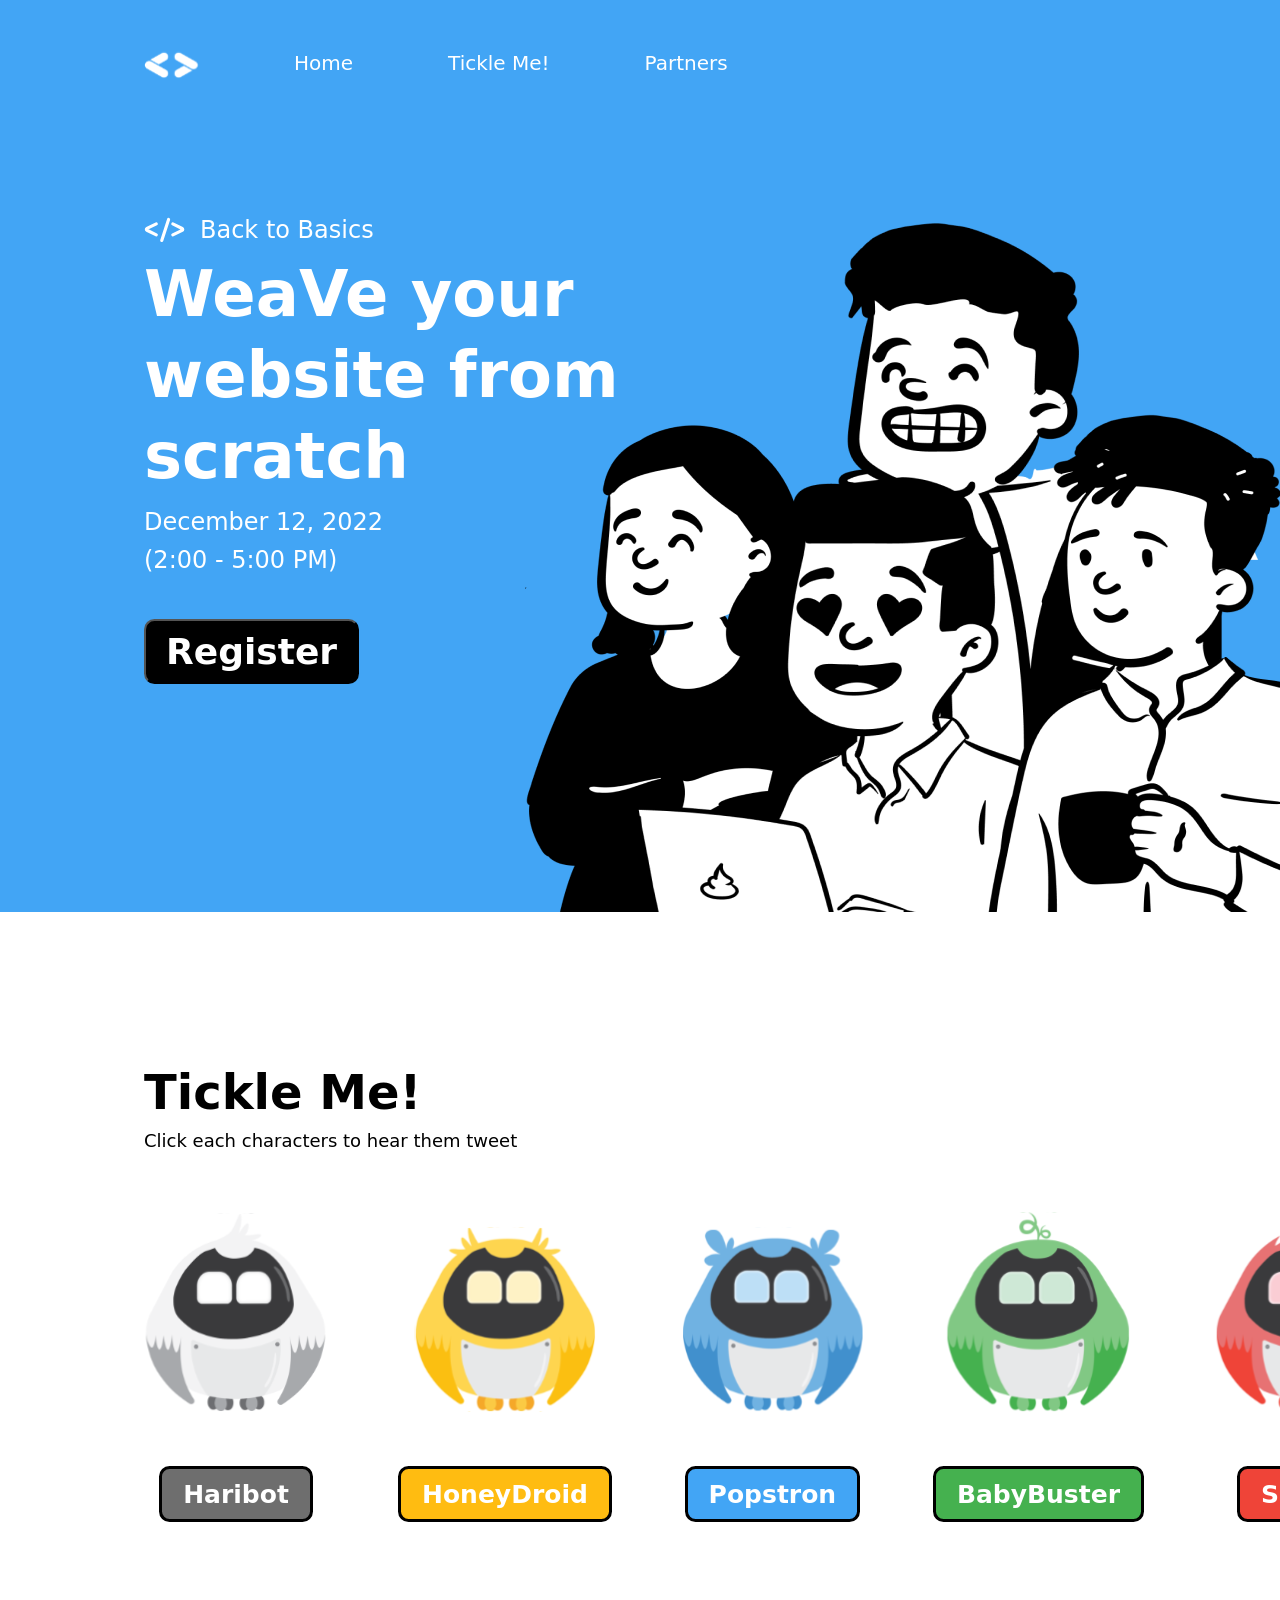
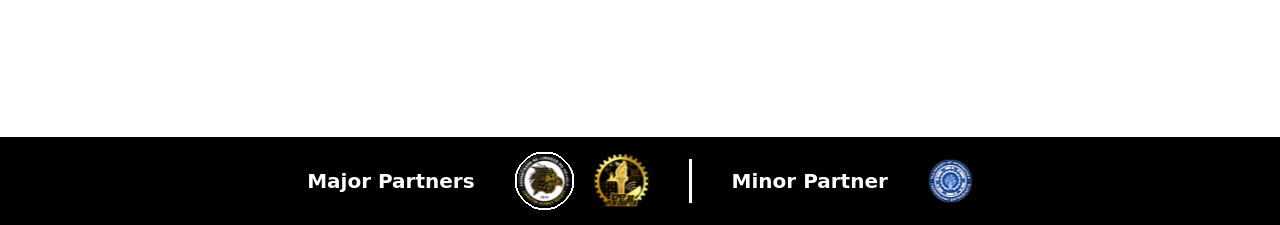
<file: index.html>
<!DOCTYPE html>
<html lang="en">
  <head>
    <meta charset="UTF-8" />
    <meta http-equiv="X-UA-Compatible" content="IE=edge" />
    <meta name="viewport" content="width=device-width, initial-scale=1.0" />
    <link rel="stylesheet" href="styles.css" />
    <script src="script.js" defer></script>

    <!-- <script src="script.js" defer></script> -->
    <title>Back to Basics: WeaVe your website from scratch</title>
  </head>

  <body>
    <!-- Nav bar component -->
    <header>
      <img src="assets/svg/logos/logo_gdsc.svg" alt="" id="logo" />
      <nav>
        <ul>
          <li><a href="#">Home</a></li>
          <li><a href="#Tickle-Me">Tickle Me!</a></li>
          <li><a href="#Partners">Partners</a></li>
        </ul>
      </nav>
    </header>

    <main>
      <!--Landing component -->
      <section id="Hero">
        <!-- Landing text -->
        <div>
          <!-- Back to Basics icon and text -->
          <div class="flex-container">
            <img src="assets/svg/icon_code.svg" alt="" id="dev-logo" />
            <p>Back to Basics</p>
          </div>
          <h1>WeaVe your website from scratch</h1>
          <time datetime="2022-12-12 14:00">December 12, 2022</time>
          <p>(2:00 - 5:00 PM)</p>
          <!-- Register button -->
          <button class="register">Register</button>
        </div>
        <!-- Web Dev Picture -->
        <img src="assets/png/pic_webdev.png" alt="Web dev picture" />
      </section>

      <!-- Tickle Me component -->
      <section id="Tickle-Me">
        <!-- Tickle Me title and text -->
        <header>
          <h2>Tickle Me!</h2>
          <p>Click each characters to hear them tweet</p>
        </header>
        <!-- Haribot characters -->
        <div class="grid-container">
          <!-- Haribot frame -->
          <div id="Haribot">
            <img src="assets/svg/haribots/haribot.svg" alt="Haribot" />
            <button>Haribot</button>
          </div>
          <!-- Honey Droid frame -->
          <div id="HoneyDroid">
            <img src="assets/svg/haribots/honeydroid.svg" alt="Honey Droid" />
            <button>HoneyDroid</button>
          </div>
          <!-- Popstron frame -->
          <div id="Popstron">
            <img src="assets/svg/haribots/popstron.svg" alt="Popstron" />
            <button>Popstron</button>
          </div>
          <!-- Baby Buster frame -->
          <div id="BabyBuster">
            <img src="assets/svg/haribots/babybuster.svg" alt="Baby Buster" />
            <button>BabyBuster</button>
          </div>
          <!-- Siborg frame -->
          <div id="Siborg">
            <img src="assets/svg/haribots/siborg.svg" alt="Siborg" />
            <button>Siborg</button>
          </div>
        </div>
      </section>
    </main>

    <!-- Footer component -->
    <footer id="Partners">
      <p>Major Partners</p>
      <!-- Major Partners logo -->
      <div class="logo-container">
        <img
          src="assets/svg/logos/logo_plm_css.svg"
          alt="PLM Computer Science Society logo"
          class="major-logo"
        />
        <img
          src="assets/svg/logos/logo_icpep.svg"
          alt="Institute of Computer Engineers of the Philippines logo"
          class="major-logo"
        />
      </div>
      <!-- Divider -->
      <div class="vertical"></div>
      <p>Minor Partner</p>
      <img
        src="assets/svg/logos/logo_plm_site.svg"
        alt="PLM Society of Information Technology Enthusiasts logo"
        id="minor-logo"
      />
    </footer>
  </body>
</html>
</file>
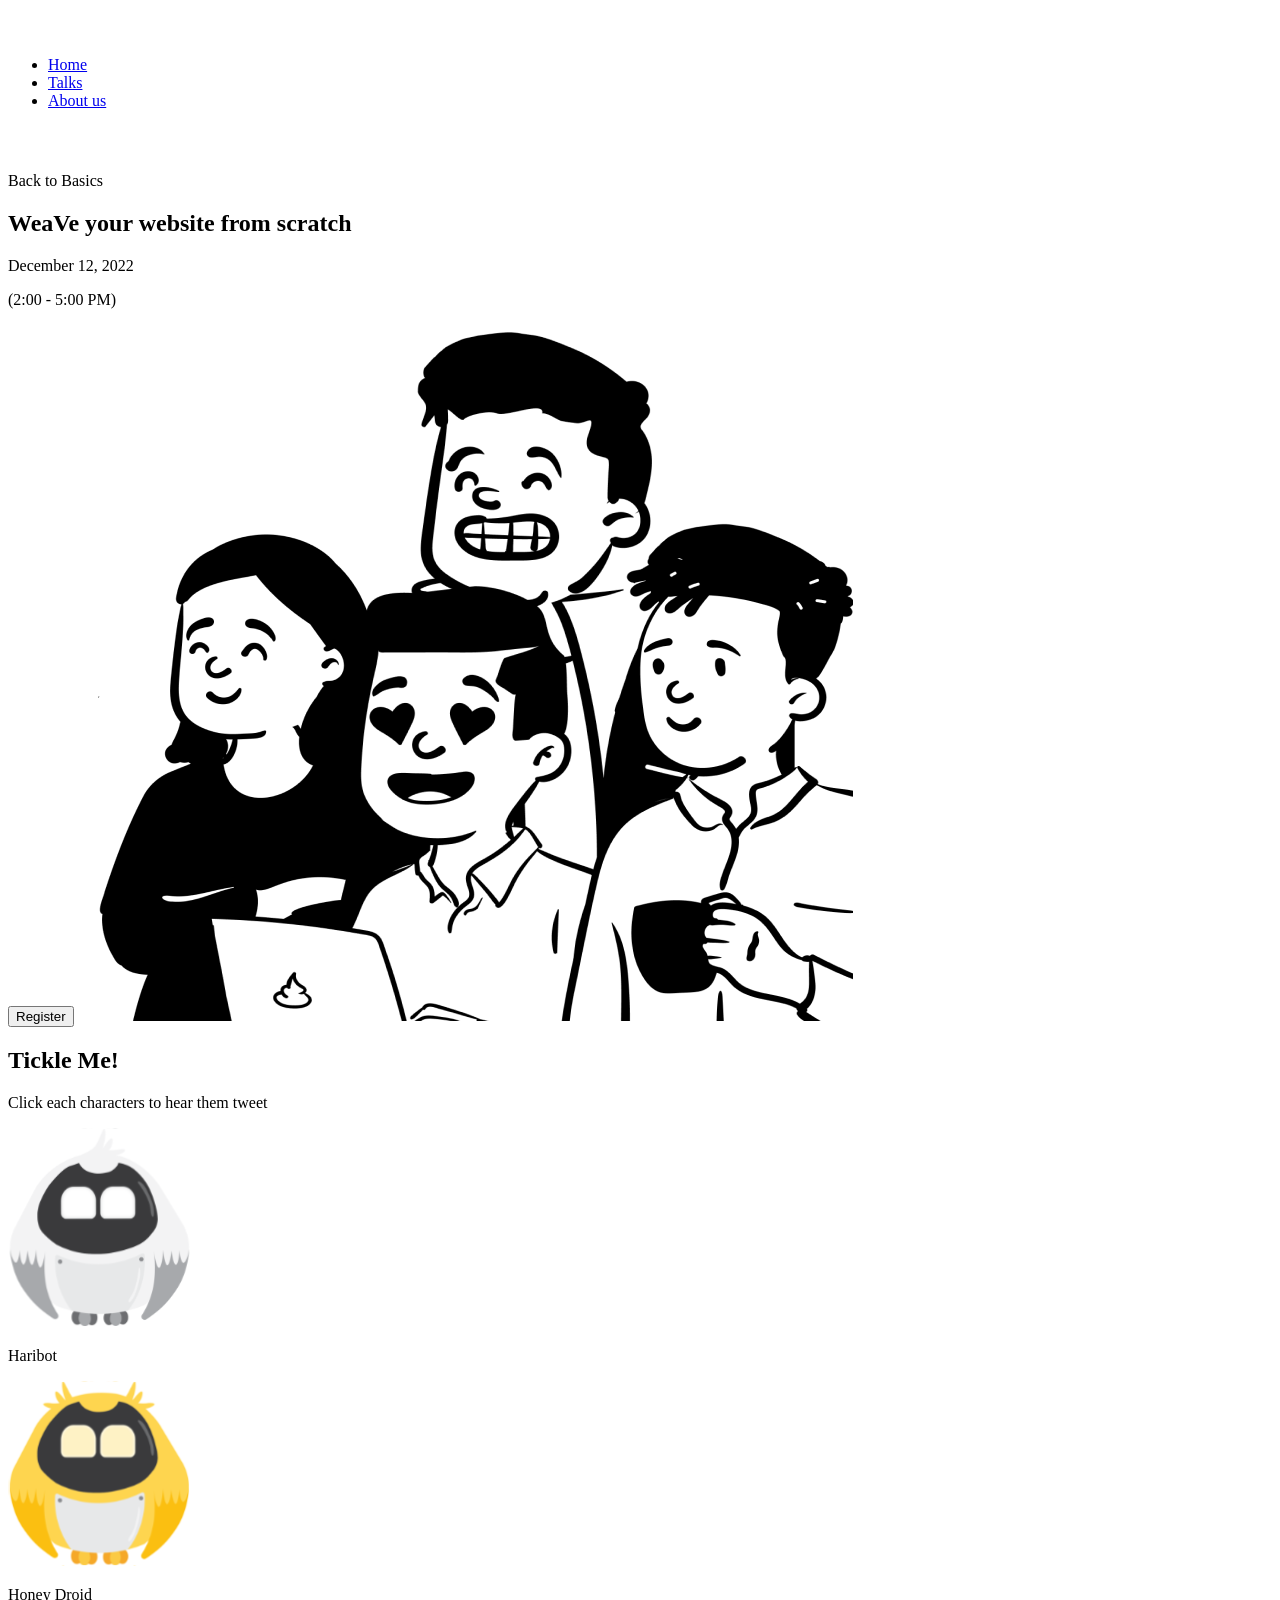
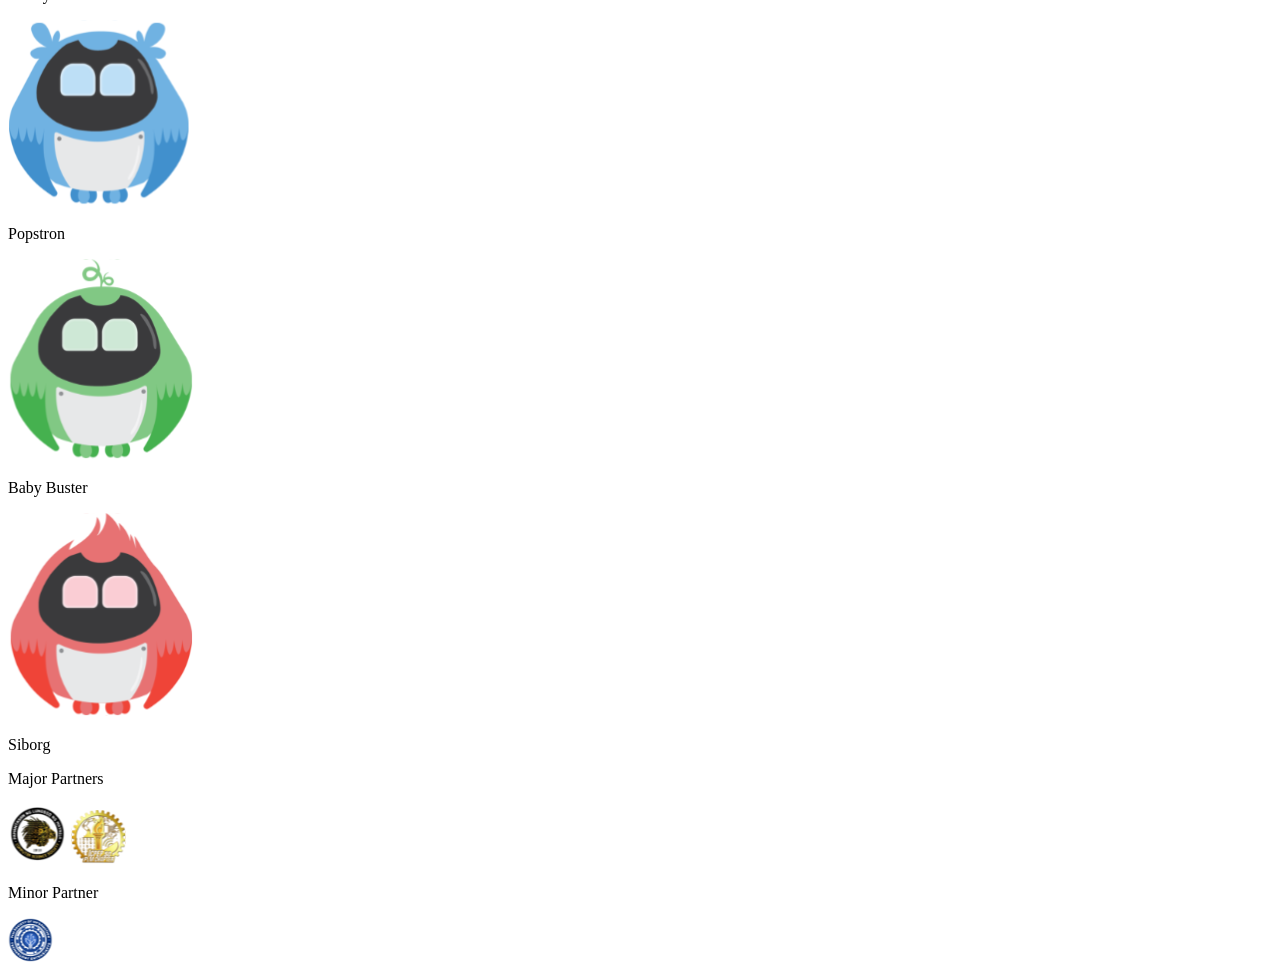
<file: src/index.html>
<!DOCTYPE html>
<html>
  <head>
    <title>Back to Basics: WeaVe your website from scratch</title>
  </head>

  <body>
    <!-- Nav bar component -->
    <header>
      <img src="assets/svg/logos/logo_gdsc.svg" alt="GDSC logo" />
      <nav>
        <ul>
          <li><a href="#">Home</a></li>
          <li><a href="#">Talks</a></li>
          <li><a href="#">About us</a></li>
        </ul>
      </nav>
    </header>

    <main>
      <!--Landing component -->
      <section>
        <!-- Landing text -->
        <div>
          <!-- Back to Basics icon and text -->
          <div>
            <img src="assets/svg/icon_code.svg" alt="Code icon" />
            <p>Back to Basics</p>
          </div>
          <h1>WeaVe your website from scratch</h1>
          <p>December 12, 2022</p>
          <p>(2:00 - 5:00 PM)</p>
        </div>
        <!-- Register button -->
        <button>Register</button>
        <!-- Web Dev Picture -->
        <img src="assets/png/pic_webdev.png" alt="Web dev picture" />
      </section>

      <!-- Tickle Me component -->
      <section>
        <!-- Tickle Me title and text -->
        <header>
          <h2>Tickle Me!</h2>
          <p>Click each characters to hear them tweet</p>
        </header>
        <!-- Haribot characters -->
        <div>
          <!-- Haribot frame -->
          <div>
            <img src="assets/svg/haribots/haribot.svg" alt="Haribot" />
            <div>
              <p>Haribot</p>
            </div>
          </div>
          <!-- Honey Droid frame -->
          <div>
            <img src="assets/svg/haribots/honeydroid.svg" alt="Honey Droid" />
            <div>
              <p>Honey Droid</p>
            </div>
          </div>
          <!-- Popstron frame -->
          <div>
            <img src="assets/svg/haribots/popstron.svg" alt="Popstron" />
            <div>
              <p>Popstron</p>
            </div>
          </div>
          <!-- Baby Buster frame -->
          <div>
            <img src="assets/svg/haribots/babybuster.svg" alt="Baby Buster" />
            <div>
              <p>Baby Buster</p>
            </div>
          </div>
          <!-- Siborg frame -->
          <div>
            <img src="assets/svg/haribots/siborg.svg" alt="Siborg" />
            <div>
              <p>Siborg</p>
            </div>
          </div>
        </div>
      </section>
    </main>

    <!-- Footer component -->
    <footer>
      <p>Major Partners</p>
      <!-- Major Partners logo -->
      <div>
        <img
          src="assets/svg/logos/logo_plm_css.svg"
          alt="PLM Computer Science Society logo"
        />
        <img
          src="assets/svg/logos/logo_icpep.svg"
          alt="Institute of Computer Engineers of the Philippines logo"
        />
      </div>
      <!-- Divider -->
      <div />
      <p>Minor Partner</p>
      <img
        src="assets/svg/logos/logo_plm_site.svg"
        alt="PLM Society of Information Technology Enthusiasts logo"
      />
    </footer>
  </body>
</html>
</file>
<file: styles.css>
* {
  margin: 0;
  padding: 0;
  color: #ffffff;
  font-family: system-ui, -apple-system, BlinkMacSystemFont, 'Segoe UI', Roboto,
    Oxygen, Ubuntu, Cantarell, 'Open Sans', 'Helvetica Neue', sans-serif;
}

body > header,
#Hero {
  background-color: #42a5f5;
}

body > header {
  padding: 50.88px 144px;
  display: flex;
  gap: 95px;
}

body > header ul {
  display: flex;
  list-style-type: none;
  gap: 95px;
}

nav a {
  text-decoration: none;
  font-size: 20px;
}

nav a:hover {
  border-bottom: 2px solid #ffffff;
}

.flex-container {
  display: flex;
  gap: 15px;
}

main #Hero p,
time {
  font-size: 24px;
}

h1 {
  font-size: 64px;
  line-height: 81px;
  margin: 10.5px 0;
}

time + p {
  margin-top: 10.5px;
}

main #Hero > div {
  width: 658px;
  margin-right: -200px;
}

main #Hero button {
  background-color: #000000;
  font-size: 36px;
  border-radius: 10.5px;
  padding: 10px 20px;
  font-weight: 700;
  margin-top: 44.5px;
}

main #Hero {
  padding: 86px 0px 0px 144px;
  display: flex;
  justify-content: space-between;
}

#Tickle-Me h2,
#Tickle-Me p {
  color: #000000;
}

#Tickle-Me {
  padding: 152px 144px 215.21px 144px;
}

h2 {
  font-size: 48px;
}

#Tickle-Me p {
  margin-top: 10.5px;
  font-size: 18px;
}

.grid-container {
  margin-top: 58px;
  display: grid;
  grid-template-columns: repeat(5, auto);
  column-gap: 70px;
  align-items: end;
}

.grid-container div {
  text-align: center;
}

.grid-container button {
  border-radius: 10.5px;
  border: 3.14922px solid #000000;
  padding: 10.5px 21px;
  font-size: 25px;
  font-weight: 700;
  margin-top: 50px;
}

.grid-container div:nth-of-type(1) button {
  background-color: #6e6e6e;
}

.grid-container div:nth-of-type(2) button {
  background-color: #ffbc11;
}

.grid-container div:nth-of-type(3) button {
  background-color: #42a5f5;
}

.grid-container div:nth-of-type(4) button {
  background-color: #45b14f;
}

.grid-container div:nth-of-type(5) button {
  background-color: #ef4438;
}

footer {
  background-color: #000000;
  height: 88px;
  display: flex;
  align-items: center;
  justify-content: center;
  font-size: 20px;
  font-weight: 700;
  gap: 40px;
}

.logo-container {
  display: flex;
  gap: 20px;
}

.vertical {
  border-left: 3px solid #ffffff;
  height: 44px;
}

.tickle {
  animation: tickle 0.15s ease-in-out;
}

@keyframes tickle {
  /* Rotate left and right and back */
  0% {
    transform: rotate(0deg);
  }

  25% {
    transform: rotate(-10deg);
  }

  50% {
    transform: rotate(10deg);
  }

  75% {
    transform: rotate(-10deg);
  }

  100% {
    transform: rotate(0deg);
  }
}
</file>
